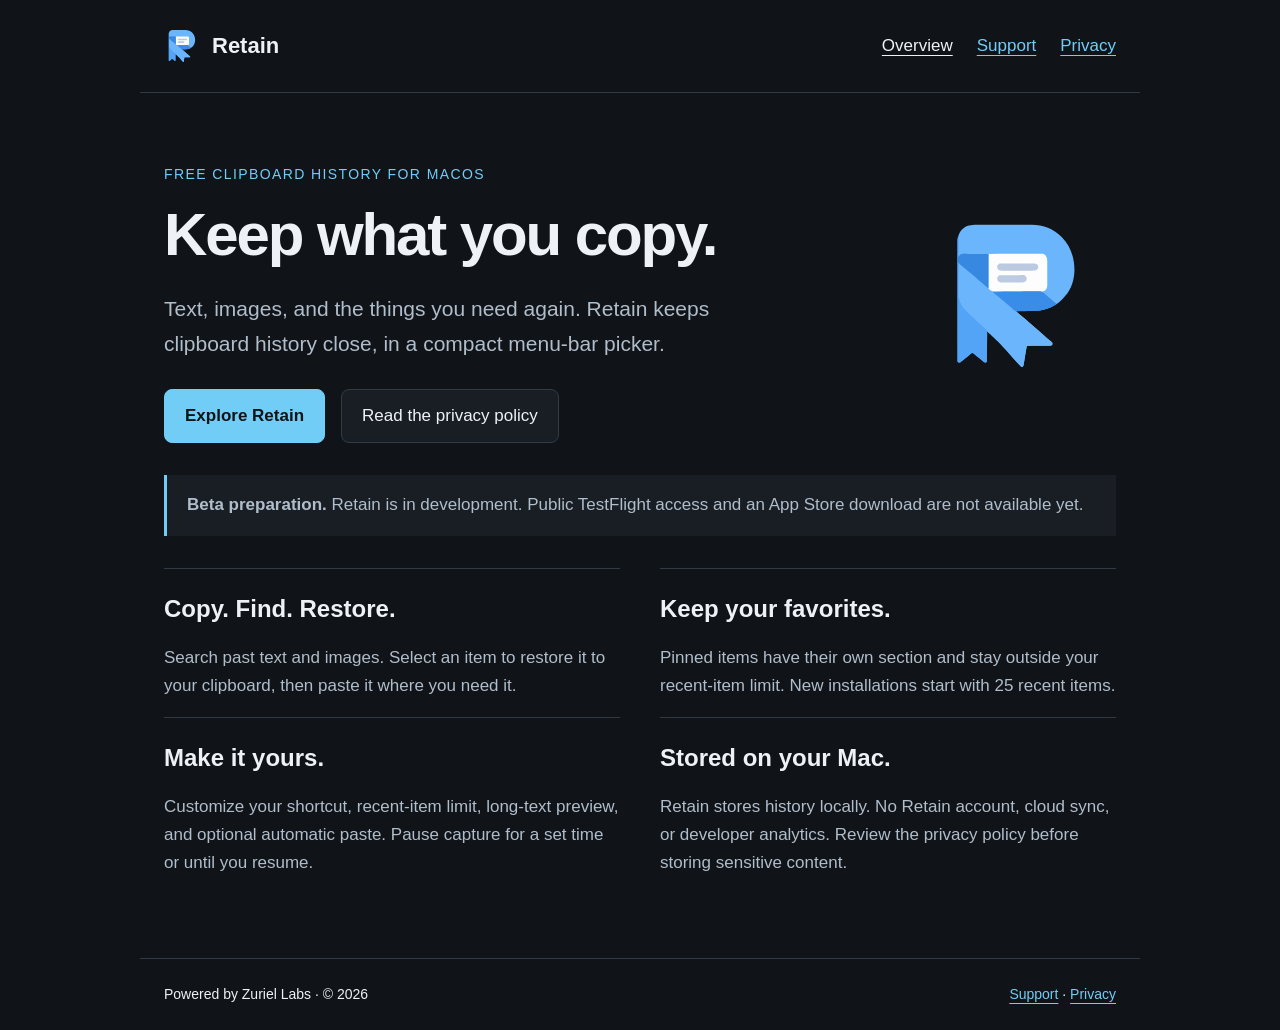
<file: index.html>
<!doctype html><html lang="en"><head><meta charset="utf-8"><meta name="viewport" content="width=device-width,initial-scale=1"><meta name="description" content="A free macOS clipboard manager by Zuriel Labs. Save text and images, pin favorites, and return to your work."><title>Keep what you copy · Retain</title><link rel="stylesheet" href="styles.css"><link rel="icon" href="retain-symbol.svg" type="image/svg+xml"></head><body><a class="skip" href="#main">Skip to content</a><header><a class="brand" href="index.html"><img src="retain-symbol.svg" alt="" width="36" height="36">Retain</a><nav aria-label="Main"><a href="index.html" aria-current="page">Overview</a><a href="support.html">Support</a><a href="privacy.html">Privacy</a></nav></header><main id="main"><div class="hero"><div><p class="eyebrow">Free clipboard history for macOS</p><h1>Keep what you copy.</h1><p class="lead">Text, images, and the things you need again. Retain keeps clipboard history close, in a compact menu-bar picker.</p><div class="actions"><a class="button primary" href="support.html">Explore Retain</a><a class="button" href="privacy.html">Read the privacy policy</a></div></div><img src="retain-symbol.svg" width="160" height="160" alt="Retain ribbon R logo"></div><p class="status"><strong>Beta preparation.</strong> Retain is in development. Public TestFlight access and an App Store download are not available yet.</p><div class="features"><section><h2>Copy. Find. Restore.</h2><p>Search past text and images. Select an item to restore it to your clipboard, then paste it where you need it.</p></section><section><h2>Keep your favorites.</h2><p>Pinned items have their own section and stay outside your recent-item limit. New installations start with 25 recent items.</p></section><section><h2>Make it yours.</h2><p>Customize your shortcut, recent-item limit, long-text preview, and optional automatic paste. Pause capture for a set time or until you resume.</p></section><section><h2>Stored on your Mac.</h2><p>Retain stores history locally. No Retain account, cloud sync, or developer analytics. Review the privacy policy before storing sensitive content.</p></section></div></main><footer><span>Powered by Zuriel Labs · © 2026</span><span><a href="support.html">Support</a> · <a href="privacy.html">Privacy</a></span></footer></body></html>
</file>
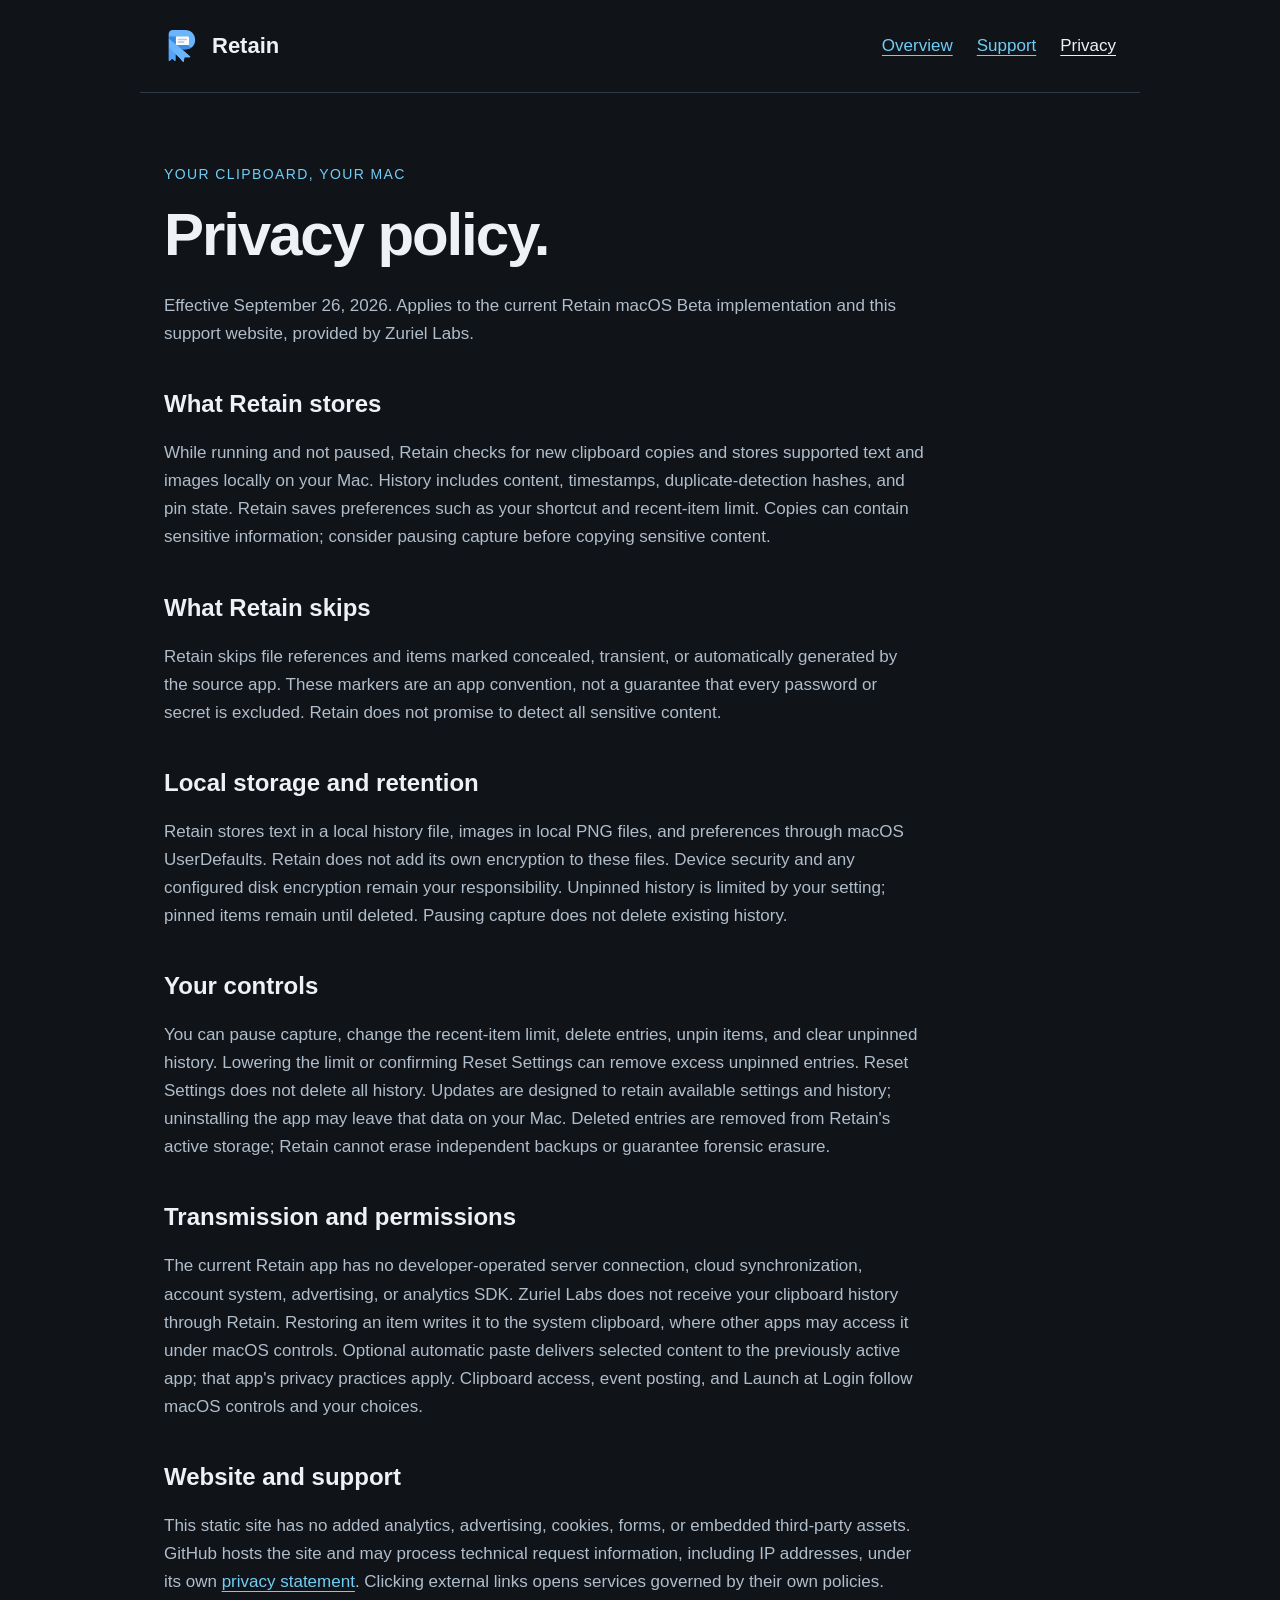
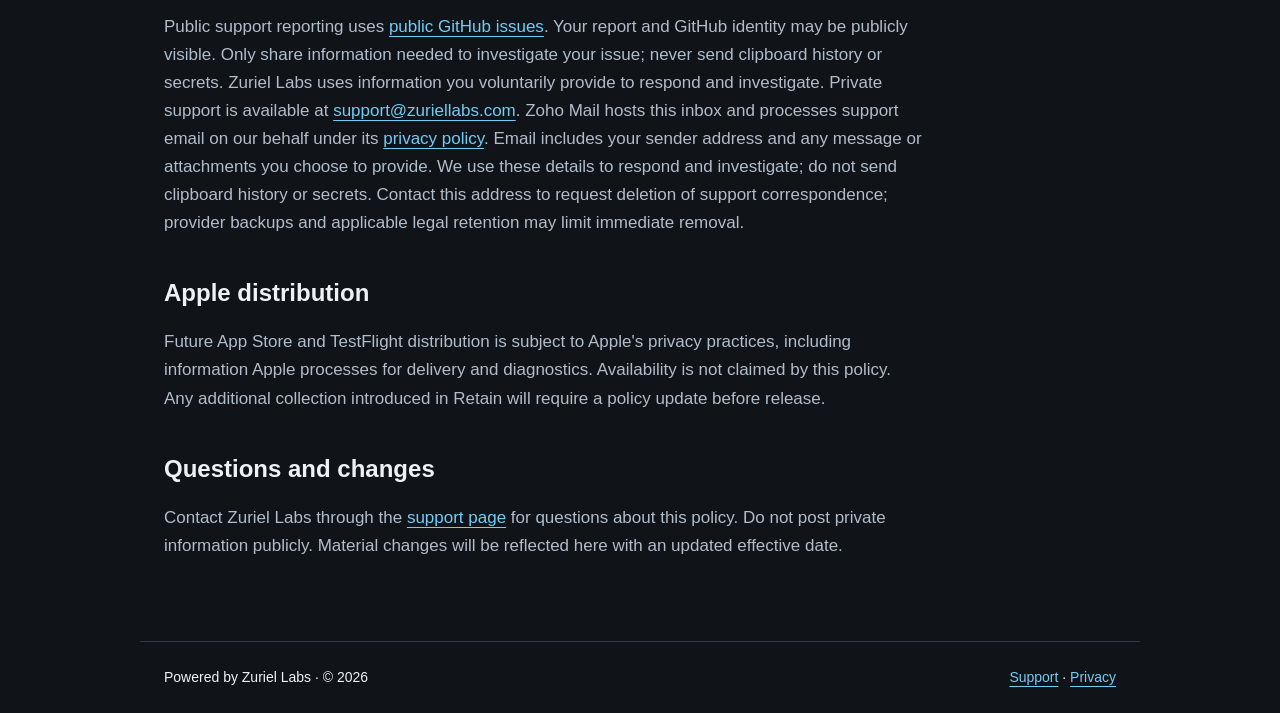
<file: privacy.html>
<!doctype html><html lang="en"><head><meta charset="utf-8"><meta name="viewport" content="width=device-width,initial-scale=1"><meta name="description" content="How Retain stores local clipboard history and how its website and support reporting handle information."><title>Privacy policy · Retain</title><link rel="stylesheet" href="styles.css"><link rel="icon" href="retain-symbol.svg" type="image/svg+xml"></head><body><a class="skip" href="#main">Skip to content</a><header><a class="brand" href="index.html"><img src="retain-symbol.svg" alt="" width="36" height="36">Retain</a><nav aria-label="Main"><a href="index.html">Overview</a><a href="support.html">Support</a><a href="privacy.html" aria-current="page">Privacy</a></nav></header><main id="main"><article class="prose"><p class="eyebrow">Your clipboard, your Mac</p><h1>Privacy policy.</h1><p>Effective September 26, 2026. Applies to the current Retain macOS Beta implementation and this support website, provided by Zuriel Labs.</p><h2>What Retain stores</h2><p>While running and not paused, Retain checks for new clipboard copies and stores supported text and images locally on your Mac. History includes content, timestamps, duplicate-detection hashes, and pin state. Retain saves preferences such as your shortcut and recent-item limit. Copies can contain sensitive information; consider pausing capture before copying sensitive content.</p><h2>What Retain skips</h2><p>Retain skips file references and items marked concealed, transient, or automatically generated by the source app. These markers are an app convention, not a guarantee that every password or secret is excluded. Retain does not promise to detect all sensitive content.</p><h2>Local storage and retention</h2><p>Retain stores text in a local history file, images in local PNG files, and preferences through macOS UserDefaults. Retain does not add its own encryption to these files. Device security and any configured disk encryption remain your responsibility. Unpinned history is limited by your setting; pinned items remain until deleted. Pausing capture does not delete existing history.</p><h2>Your controls</h2><p>You can pause capture, change the recent-item limit, delete entries, unpin items, and clear unpinned history. Lowering the limit or confirming Reset Settings can remove excess unpinned entries. Reset Settings does not delete all history. Updates are designed to retain available settings and history; uninstalling the app may leave that data on your Mac. Deleted entries are removed from Retain's active storage; Retain cannot erase independent backups or guarantee forensic erasure.</p><h2>Transmission and permissions</h2><p>The current Retain app has no developer-operated server connection, cloud synchronization, account system, advertising, or analytics SDK. Zuriel Labs does not receive your clipboard history through Retain. Restoring an item writes it to the system clipboard, where other apps may access it under macOS controls. Optional automatic paste delivers selected content to the previously active app; that app's privacy practices apply. Clipboard access, event posting, and Launch at Login follow macOS controls and your choices.</p><h2>Website and support</h2><p>This static site has no added analytics, advertising, cookies, forms, or embedded third-party assets. GitHub hosts the site and may process technical request information, including IP addresses, under its own <a href="https://docs.github.com/en/site-policy/privacy-policies/github-general-privacy-statement">privacy statement</a>. Clicking external links opens services governed by their own policies.</p><p>Public support reporting uses <a href="https://github.com/Zuriel-Labs/retain-site/issues">public GitHub issues</a>. Your report and GitHub identity may be publicly visible. Only share information needed to investigate your issue; never send clipboard history or secrets. Zuriel Labs uses information you voluntarily provide to respond and investigate. Private support is available at <a href="mailto:support@zuriellabs.com">support@zuriellabs.com</a>. Zoho Mail hosts this inbox and processes support email on our behalf under its <a href="https://www.zoho.com/privacy.html">privacy policy</a>. Email includes your sender address and any message or attachments you choose to provide. We use these details to respond and investigate; do not send clipboard history or secrets. Contact this address to request deletion of support correspondence; provider backups and applicable legal retention may limit immediate removal.</p><h2>Apple distribution</h2><p>Future App Store and TestFlight distribution is subject to Apple's privacy practices, including information Apple processes for delivery and diagnostics. Availability is not claimed by this policy. Any additional collection introduced in Retain will require a policy update before release.</p><h2>Questions and changes</h2><p>Contact Zuriel Labs through the <a href="support.html">support page</a> for questions about this policy. Do not post private information publicly. Material changes will be reflected here with an updated effective date.</p></article></main><footer><span>Powered by Zuriel Labs · © 2026</span><span><a href="support.html">Support</a> · <a href="privacy.html">Privacy</a></span></footer></body></html>
</file>
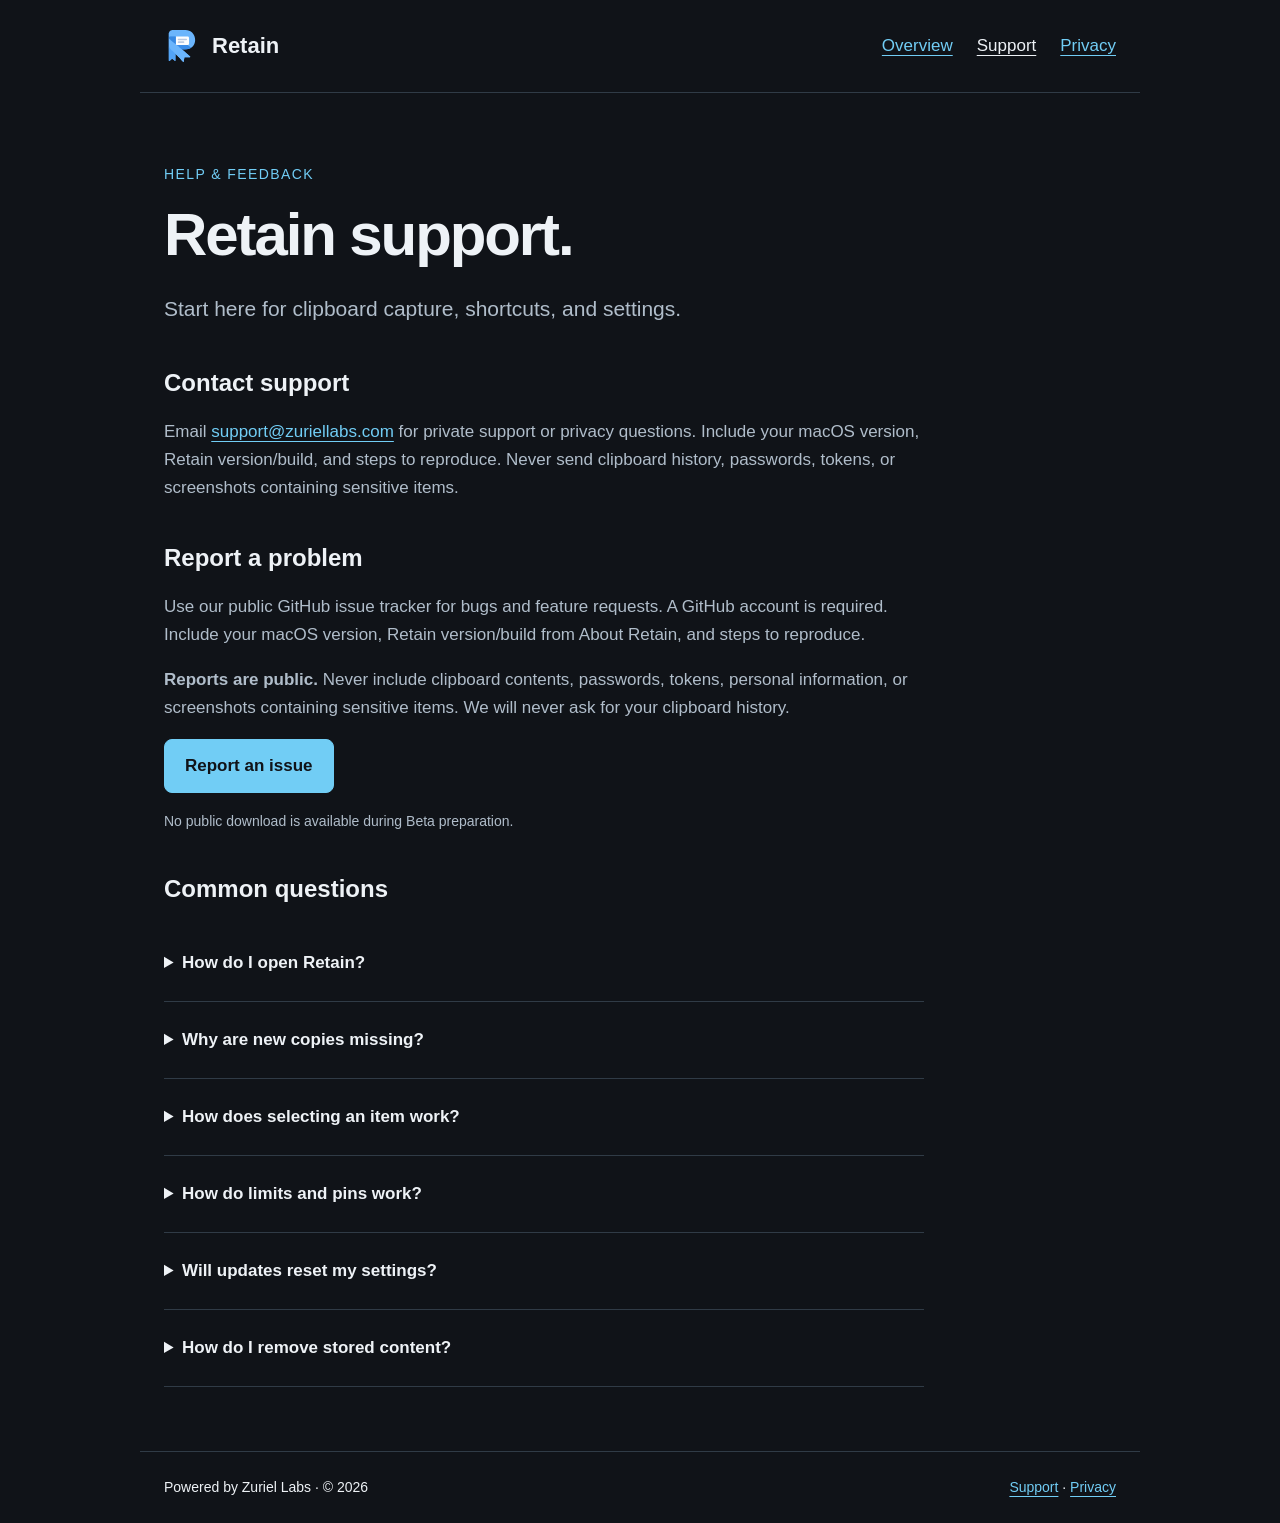
<file: support.html>
<!doctype html><html lang="en"><head><meta charset="utf-8"><meta name="viewport" content="width=device-width,initial-scale=1"><meta name="description" content="Help with Retain shortcuts, clipboard capture, privacy, settings and issue reporting."><title>Support · Retain</title><link rel="stylesheet" href="styles.css"><link rel="icon" href="retain-symbol.svg" type="image/svg+xml"></head><body><a class="skip" href="#main">Skip to content</a><header><a class="brand" href="index.html"><img src="retain-symbol.svg" alt="" width="36" height="36">Retain</a><nav aria-label="Main"><a href="index.html">Overview</a><a href="support.html" aria-current="page">Support</a><a href="privacy.html">Privacy</a></nav></header><main id="main"><div class="prose"><p class="eyebrow">Help &amp; feedback</p><h1>Retain support.</h1><p class="lead">Start here for clipboard capture, shortcuts, and settings.</p><h2>Contact support</h2><p>Email <a href="mailto:support@zuriellabs.com">support@zuriellabs.com</a> for private support or privacy questions. Include your macOS version, Retain version/build, and steps to reproduce. Never send clipboard history, passwords, tokens, or screenshots containing sensitive items.</p><h2>Report a problem</h2><p>Use our public GitHub issue tracker for bugs and feature requests. A GitHub account is required. Include your macOS version, Retain version/build from About Retain, and steps to reproduce.</p><p><strong>Reports are public.</strong> Never include clipboard contents, passwords, tokens, personal information, or screenshots containing sensitive items. We will never ask for your clipboard history.</p><p><a class="button primary" href="https://github.com/Zuriel-Labs/retain-site/issues/new">Report an issue</a></p><p class="note">No public download is available during Beta preparation.</p><h2>Common questions</h2><details><summary>How do I open Retain?</summary><p>Click Retain in the menu bar, or press Control–Shift–V. Change the shortcut in Settings. If the icon is obscured by the camera notch, macOS may have too little menu-bar space; the shortcut remains another way to open Retain.</p></details><details><summary>Why are new copies missing?</summary><p>Check that capture is not paused. On macOS versions offering clipboard access controls, check Retain under System Settings → Privacy &amp; Security → Paste from Other Apps. Unsupported data, file references, and content marked concealed, transient, or automatically generated are skipped.</p></details><details><summary>How does selecting an item work?</summary><p>Selection restores the item to your clipboard by default. Optional automatic paste attempts to paste into the app you used before opening Retain. It requires native event permission; without permission, paste manually. Retain does not request permission merely to run automated tests.</p></details><details><summary>How do limits and pins work?</summary><p>The recent-item limit excludes pinned items. Lowering the limit removes excess unpinned entries. Clear History removes unpinned entries. Delete individual pinned entries to remove them too.</p></details><details><summary>Will updates reset my settings?</summary><p>Retain saves preferences and history outside the app bundle. Updates are designed to preserve them. Reset Settings is a separate confirmed action; it restores defaults and can prune excess unpinned items. Real TestFlight update testing is still pending.</p></details><details><summary>How do I remove stored content?</summary><p>Delete individual entries, including pins, or clear unpinned history. Reset Settings does not clear all history. Removing the app can leave app data on your Mac. Contact support for data-removal help before deleting files manually.</p></details></div></main><footer><span>Powered by Zuriel Labs · © 2026</span><span><a href="support.html">Support</a> · <a href="privacy.html">Privacy</a></span></footer></body></html>
</file>
<file: styles.css>
@charset "UTF-8";
:root{color-scheme:dark;--background:#101318;--surface:#191e25;--text:#eef2f6;--muted:#b0bdca;--line:#303b46;--accent:#71cdf5;font:17px/1.65 -apple-system,BlinkMacSystemFont,"Segoe UI",sans-serif;background:var(--background);color:var(--text)}
*{box-sizing:border-box}body{margin:0}a{color:var(--accent);text-underline-offset:4px}a:hover{color:#fff}a:focus-visible,summary:focus-visible{outline:3px solid var(--accent);outline-offset:5px}header,main,footer{max-width:1000px;margin:auto;padding:24px}header{display:flex;align-items:center;justify-content:space-between;gap:24px;border-bottom:1px solid var(--line)}.brand{display:flex;gap:12px;align-items:center;color:var(--text);font-size:22px;font-weight:650;text-decoration:none}.brand img{width:36px;height:36px}nav{display:flex;gap:24px;flex-wrap:wrap}nav a{padding:8px 0}nav a[aria-current=page]{color:var(--text)}main{padding-top:56px;padding-bottom:64px}.eyebrow{color:var(--accent);font-size:14px;letter-spacing:.1em;text-transform:uppercase}.hero{display:grid;grid-template-columns:1fr 180px;gap:40px;align-items:center}.hero img{width:160px;height:160px}h1{font-size:clamp(36px,6vw,60px);line-height:1.1;letter-spacing:-.035em;margin:16px 0 24px}h2{font-size:24px;line-height:1.3;margin-top:40px}p,li{color:var(--muted)}.lead{font-size:21px;max-width:620px}.actions{display:flex;gap:16px;flex-wrap:wrap;margin-top:28px}.button{display:inline-block;border:1px solid var(--line);background:var(--surface);color:var(--text);border-radius:8px;padding:12px 20px;text-decoration:none}.button.primary{background:var(--accent);color:#101318;border-color:var(--accent);font-weight:600}.status{margin-top:32px;padding:16px 20px;border-left:3px solid var(--accent);background:var(--surface)}.features{display:grid;grid-template-columns:1fr 1fr;gap:0 40px;margin-top:32px}.features section{border-top:1px solid var(--line)}.features h2{margin-top:24px}.prose{max-width:760px}details{padding:16px 0;border-bottom:1px solid var(--line)}summary{cursor:pointer;font-weight:600;padding:8px 0}footer{border-top:1px solid var(--line);display:flex;justify-content:space-between;gap:16px;flex-wrap:wrap;font-size:14px}.skip{position:absolute;left:16px;top:-100px;background:var(--surface);padding:12px}.skip:focus{top:16px}.note{font-size:14px}kbd{border:1px solid var(--line);border-radius:4px;padding:2px 6px;color:var(--text)}@media(max-width:640px){header{align-items:flex-start;flex-direction:column;gap:8px}nav{gap:20px}.hero{grid-template-columns:1fr;gap:16px}.hero img{width:88px;height:88px;grid-row:1}.features{grid-template-columns:1fr}main{padding-top:32px}}
</file>
